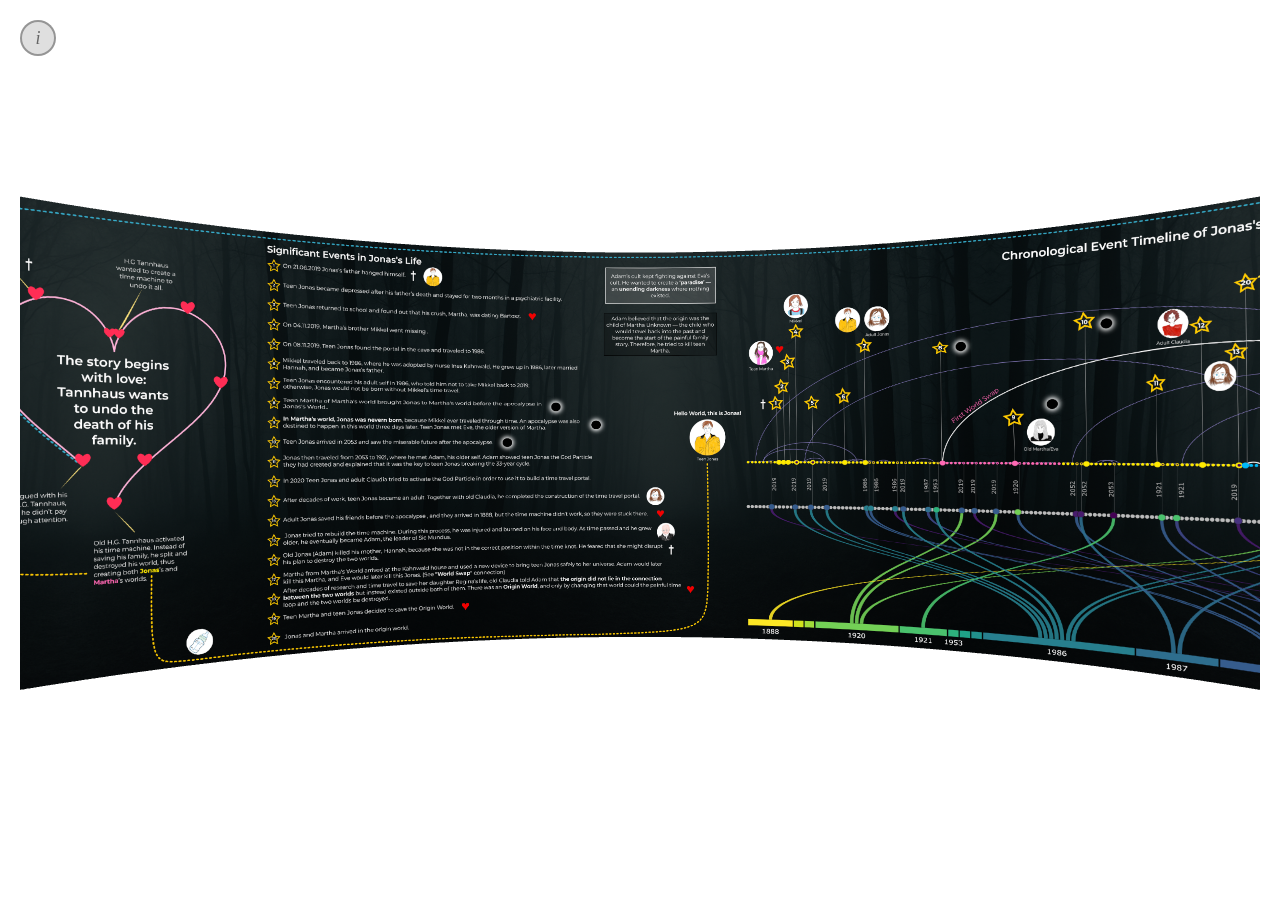
<file: threejs-cd-preview-main/index.html>
<!DOCTYPE html>
<html lang="en">
    <head>
        <meta charset="utf-8">
        <meta name="author" content="Nico Reski">
        <title>Cylindrical Display Preview</title>
        <meta name="viewport" content="width=device-width, initial-scale=1.0">
        <!-- external style sheet reference -->
        <link rel="stylesheet" href="styles.css">

        <!-- import map for JavaScript module handling -->
        <script type="importmap">
            {
                "imports": {
                    "three": "./lib/threejs/three.module.min.js",
                    "three/addons/": "./lib/threejs/addons/"
				}
			}
		</script>

        <!-- external JavaScript reference -->
        <script type="module" src="scripts.js"></script>
    </head>
    
    <body>
        <canvas id="threejs-canvas"></canvas>
        <div class="info-icon">
            i
            <div class="tooltip">
                Use your mouse to look around :)<br>
                Left hold + move: rotate<br>
                Scroll: zoom in/out
            </div>
        </div>
    </body>
</html>
</file>
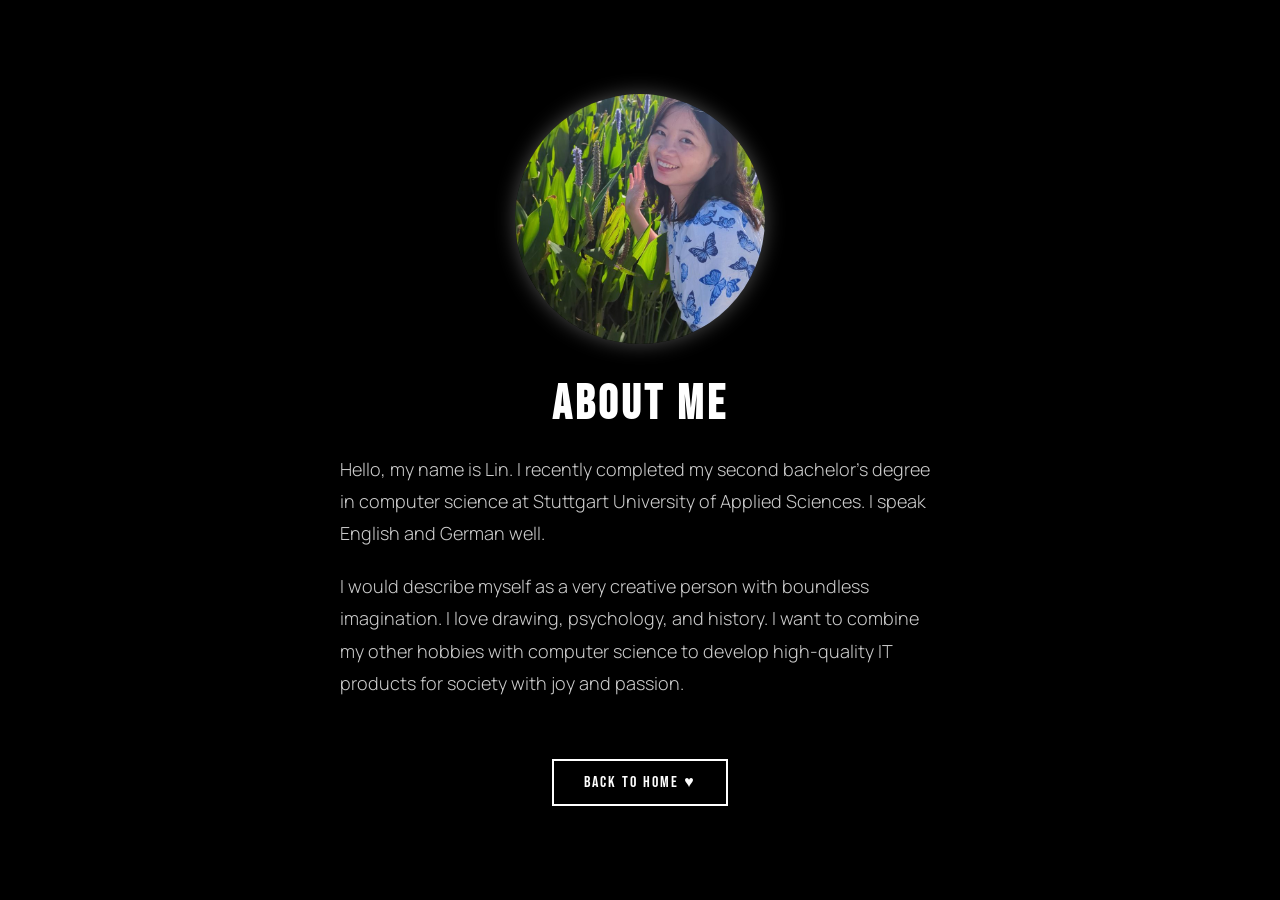
<file: about.html>
<!DOCTYPE html>
<html lang="en">
<head>
    <meta charset="UTF-8">
    <meta name="viewport" content="width=device-width, initial-scale=1.0">
    <title>About Me - Lin</title>
    <link rel="preconnect" href="https://fonts.googleapis.com">
    <link rel="preconnect" href="https://fonts.gstatic.com" crossorigin>
    <link href="https://fonts.googleapis.com/css2?family=Bebas+Neue&family=Manrope:wght@300;400;500;600&display=swap" rel="stylesheet">
    <style>
        body {
            background-color: #000;
            color: #fff;
            font-family: 'Manrope', sans-serif;
            display: flex;
            justify-content: center;
            align-items: center;
            min-height: 100vh;
            margin: 0;
            padding: 20px;
            box-sizing: border-box;
        }

        .container {
            max-width: 800px;
            text-align: center;
            animation: fadeIn 1s ease-in;
        }

        @keyframes fadeIn {
            from {
                opacity: 0;
                transform: translateY(20px);
            }
            to {
                opacity: 1;
                transform: translateY(0);
            }
        }

        .profile-picture {
            width: 250px;
            height: 250px;
            border-radius: 50%;
            object-fit: cover;
            margin: 0 auto 30px;
            display: block;
            box-shadow: 0 0 20px rgba(255, 255, 255, 0.3);
        }

        h1 {
            font-family: 'Bebas Neue', sans-serif;
            font-size: 48px;
            margin-bottom: 20px;
            letter-spacing: 4px;
            text-transform: uppercase;
        }

        .content {
            font-size: 18px;
            font-weight: 300;
            line-height: 1.8;
            text-align: left;
            max-width: 600px;
            margin: 0 auto;
            color: #ccc;
        }

        .content p {
            margin-bottom: 20px;
        }

        .back-link {
            display: inline-block;
            margin-top: 40px;
            padding: 12px 30px;
            color: #fff;
            text-decoration: none;
            font-family: 'Bebas Neue', sans-serif;
            border: 2px solid #fff;
            transition: all 0.3s ease;
            letter-spacing: 2px;
            text-transform: uppercase;
        }

        .back-link:hover {
            background-color: #fff;
            color: #000;
            box-shadow: 0 0 15px rgba(255, 255, 255, 0.5);
        }

        @media (max-width: 600px) {
            .profile-picture {
                width: 200px;
                height: 200px;
            }

            h1 {
                font-size: 36px;
            }

            .content {
                font-size: 16px;
            }
        }
    </style>
</head>
<body>
    <div class="container">
        <img src="photo_5449625651481612367_y.jpg" alt="Lin's Profile Picture" class="profile-picture">

        <h1>About Me</h1>

        <div class="content">
            <p>
                Hello, my name is Lin. I recently completed my second bachelor's degree in computer science at Stuttgart University of Applied Sciences. I speak English and German well.
            </p>
            <p>
                I would describe myself as a very creative person with boundless imagination.
                I love drawing, psychology, and history. I want to combine my other hobbies with computer science to develop high-quality IT products for society with joy and passion.
            </p>
        </div>

        <a href="triquetra.html" class="back-link">Back to Home ♥</a>
    </div>
</body>
</html>
</file>
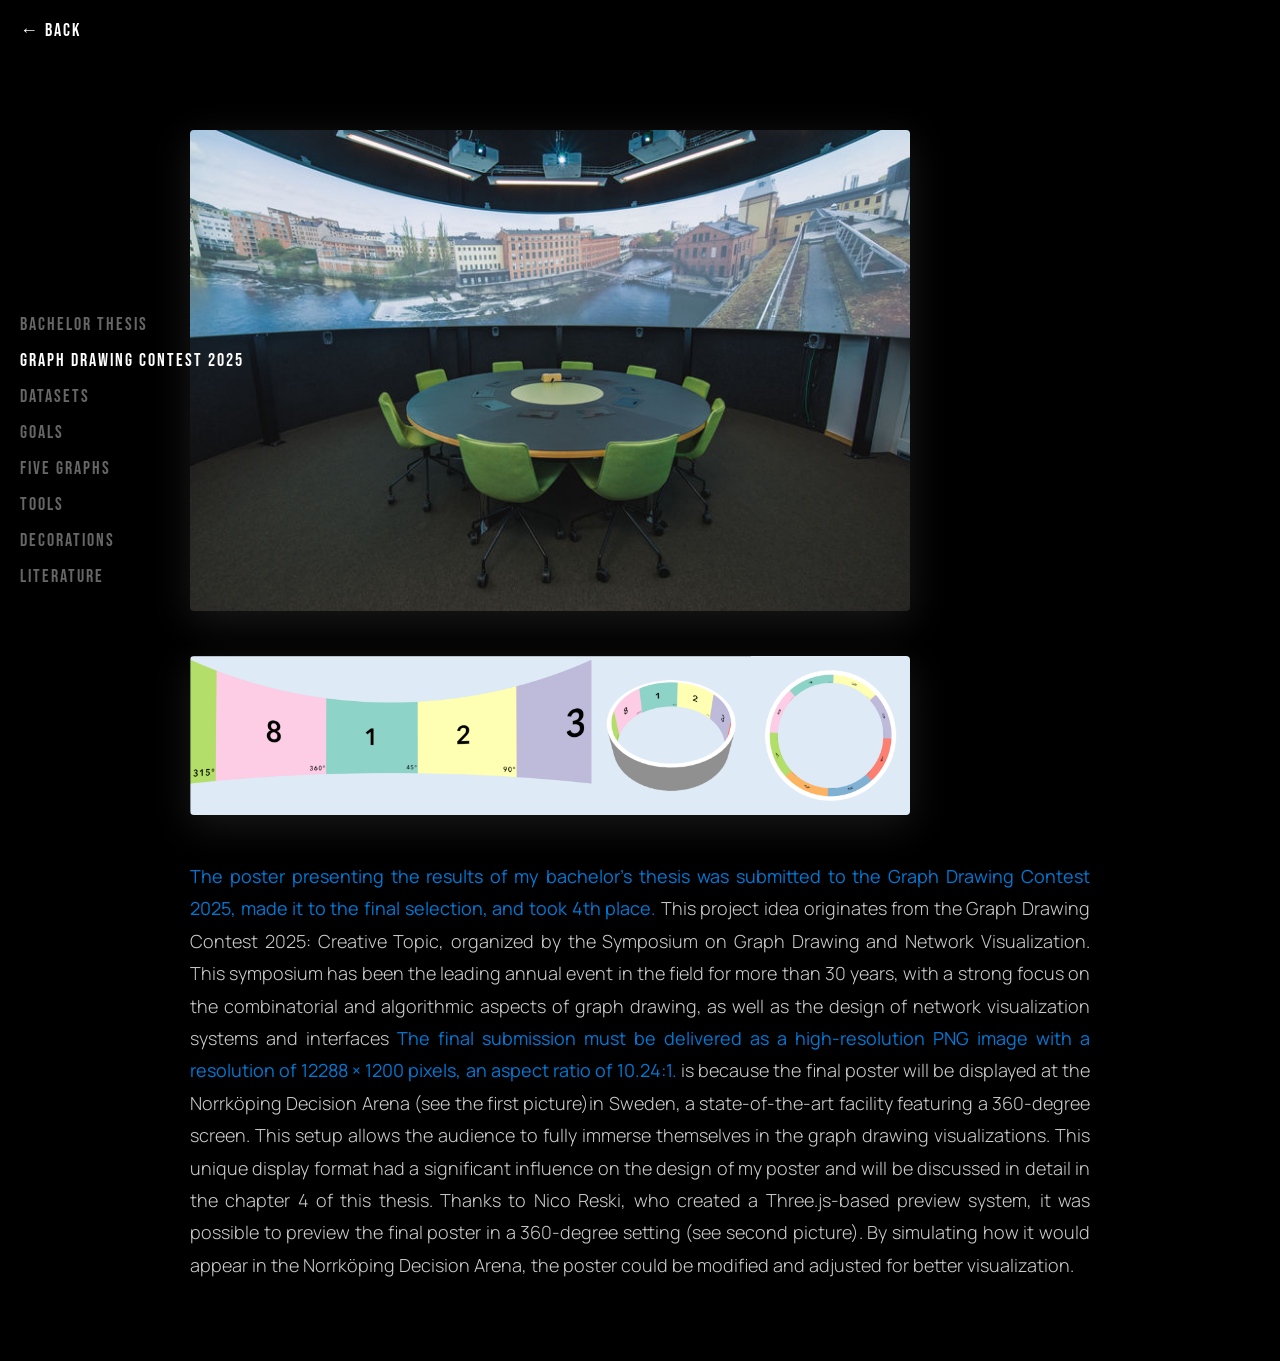
<file: contest.html>
<!DOCTYPE html>
<html lang="en">
<head>
    <meta charset="UTF-8">
    <meta name="viewport" content="width=device-width, initial-scale=1.0">
    <title>Graph Drawing Contest 2025</title>
    <link rel="preconnect" href="https://fonts.googleapis.com">
    <link rel="preconnect" href="https://fonts.gstatic.com" crossorigin>
    <link href="https://fonts.googleapis.com/css2?family=Bebas+Neue&family=Manrope:wght@300;400;500;600&display=swap" rel="stylesheet">
    <style>
        * {
            margin: 0;
            padding: 0;
            box-sizing: border-box;
        }
        body {
            background-color: #000;
            color: #fff;
            font-family: 'Manrope', sans-serif;
            min-height: 100vh;
            display: flex;
            flex-direction: column;
            align-items: center;
            padding: 40px 20px 80px 20px;
        }
        .sidebar {
            position: fixed;
            left: 20px;
            top: 50%;
            transform: translateY(-50%);
            display: flex;
            flex-direction: column;
            gap: 15px;
        }
        .sidebar a {
            color: #666;
            text-decoration: none;
            font-family: 'Bebas Neue', sans-serif;
            font-size: 18px;
            letter-spacing: 2px;
            text-transform: uppercase;
            transition: color 0.3s ease;
        }
        .sidebar a:hover {
            color: #0078d6;
        }
        .sidebar a.active {
            color: #fff;
        }
        .container {
            max-width: 900px;
            width: 100%;
            padding-top: 10vh;
        }
        .back-link {
            position: fixed;
            top: 20px;
            left: 20px;
            color: #fff;
            text-decoration: none;
            font-family: 'Bebas Neue', sans-serif;
            font-size: 18px;
            letter-spacing: 2px;
            transition: color 0.3s ease;
        }
        .back-link:hover {
            color: #0078d6;
        }
        .cover-image {
            width: 80%;
            height: auto;
            border-radius: 4px;
            margin-bottom: 40px;
            box-shadow: 0 10px 40px rgba(255, 255, 255, 0.1);
        }
        .description {
            font-size: 18px;
            line-height: 1.8;
            font-weight: 300;
            color: #ccc;
            text-align: justify;
        }
          .description .highlight {
            color: #0078d6;
            font-weight: 400;
        }
             .description .highlight2 {
            color: #0078d6;
            font-weight: 400;
        }
        @media (max-width: 767px) {
            .back-link {
                top: 12px;
                left: 12px;
                font-size: 15px;
            }
            .sidebar {
                position: fixed;
                left: 0;
                top: auto;
                bottom: 0;
                width: 100%;
                transform: none;
                flex-direction: row;
                gap: 0;
                overflow-x: auto;
                background: rgba(0, 0, 0, 0.92);
                padding: 12px 16px;
                -webkit-overflow-scrolling: touch;
                scrollbar-width: none;
                border-top: 1px solid #222;
            }
            .sidebar::-webkit-scrollbar { display: none; }
            .sidebar a {
                white-space: nowrap;
                font-size: 13px;
                letter-spacing: 1px;
                padding: 0 12px;
                flex-shrink: 0;
            }
            .container {
                padding-bottom: 70px;
            }
            body {
                padding-top: 55px;
                padding-left: 16px;
                padding-right: 16px;
            }
        }
    </style>
</head>
<body>
    <a href="triquetra.html" class="back-link">&larr; BACK</a>

    <nav class="sidebar">
        <a href="intro.html">Bachelor Thesis</a>
        <a href="contest.html" class="active">Graph Drawing Contest 2025</a>
        <a href="datasets.html">Datasets</a>
        <a href="goals.html">Goals</a>
        <a href="five-graphs.html">Five Graphs</a>
        <a href="tools.html">Tools</a>
        <a href="decorations.html">Decorations</a>
        <a href="literature.html">Literature</a>
    </nav>

    <div class="container">
        <img src="norrkoping-arena.jpg" alt="Graph Drawing Contest 2025" class="cover-image">
        <img src="cd-preview-teaser.png" 
        alt="Graph Drawing Contest 2025" class="cover-image">
        <p class="description">
 <span class="highlight">The poster presenting the results of my bachelor's thesis was submitted to the 
 Graph Drawing Contest 2025, made it to the final selection, and took 4th place.  </span>

This project idea originates from the Graph Drawing Contest 2025:
 Creative Topic, organized by the Symposium on Graph Drawing and
  Network Visualization. This symposium has been the leading annual event in the field for more than 30 years, with a strong focus on the combinatorial and algorithmic aspects of graph drawing, as well as the design of network visualization systems and interfaces        


<span class="highlight2">The final submission must be delivered as a high-resolution PNG 
 image with a resolution of 12288 × 1200 pixels, 
 an aspect ratio of 10.24:1.</span> is because the final poster will be displayed at the Norrköping Decision Arena (see the first picture)in Sweden, a state-of-the-art facility featuring a 360-degree screen. 
 This setup allows the audience to fully immerse themselves in the graph drawing visualizations. This unique display format had a significant influence on the design of my poster and will be discussed in detail in the chapter 4 of this thesis.

 Thanks to Nico Reski, who created a Three.js-based preview system, it was possible to preview the final poster in a 360-degree setting (see second picture). By simulating how it would appear in the Norrköping Decision Arena, the poster could be modified and adjusted for better visualization.
        </p>
    </div>
</body>
</html>
</file>
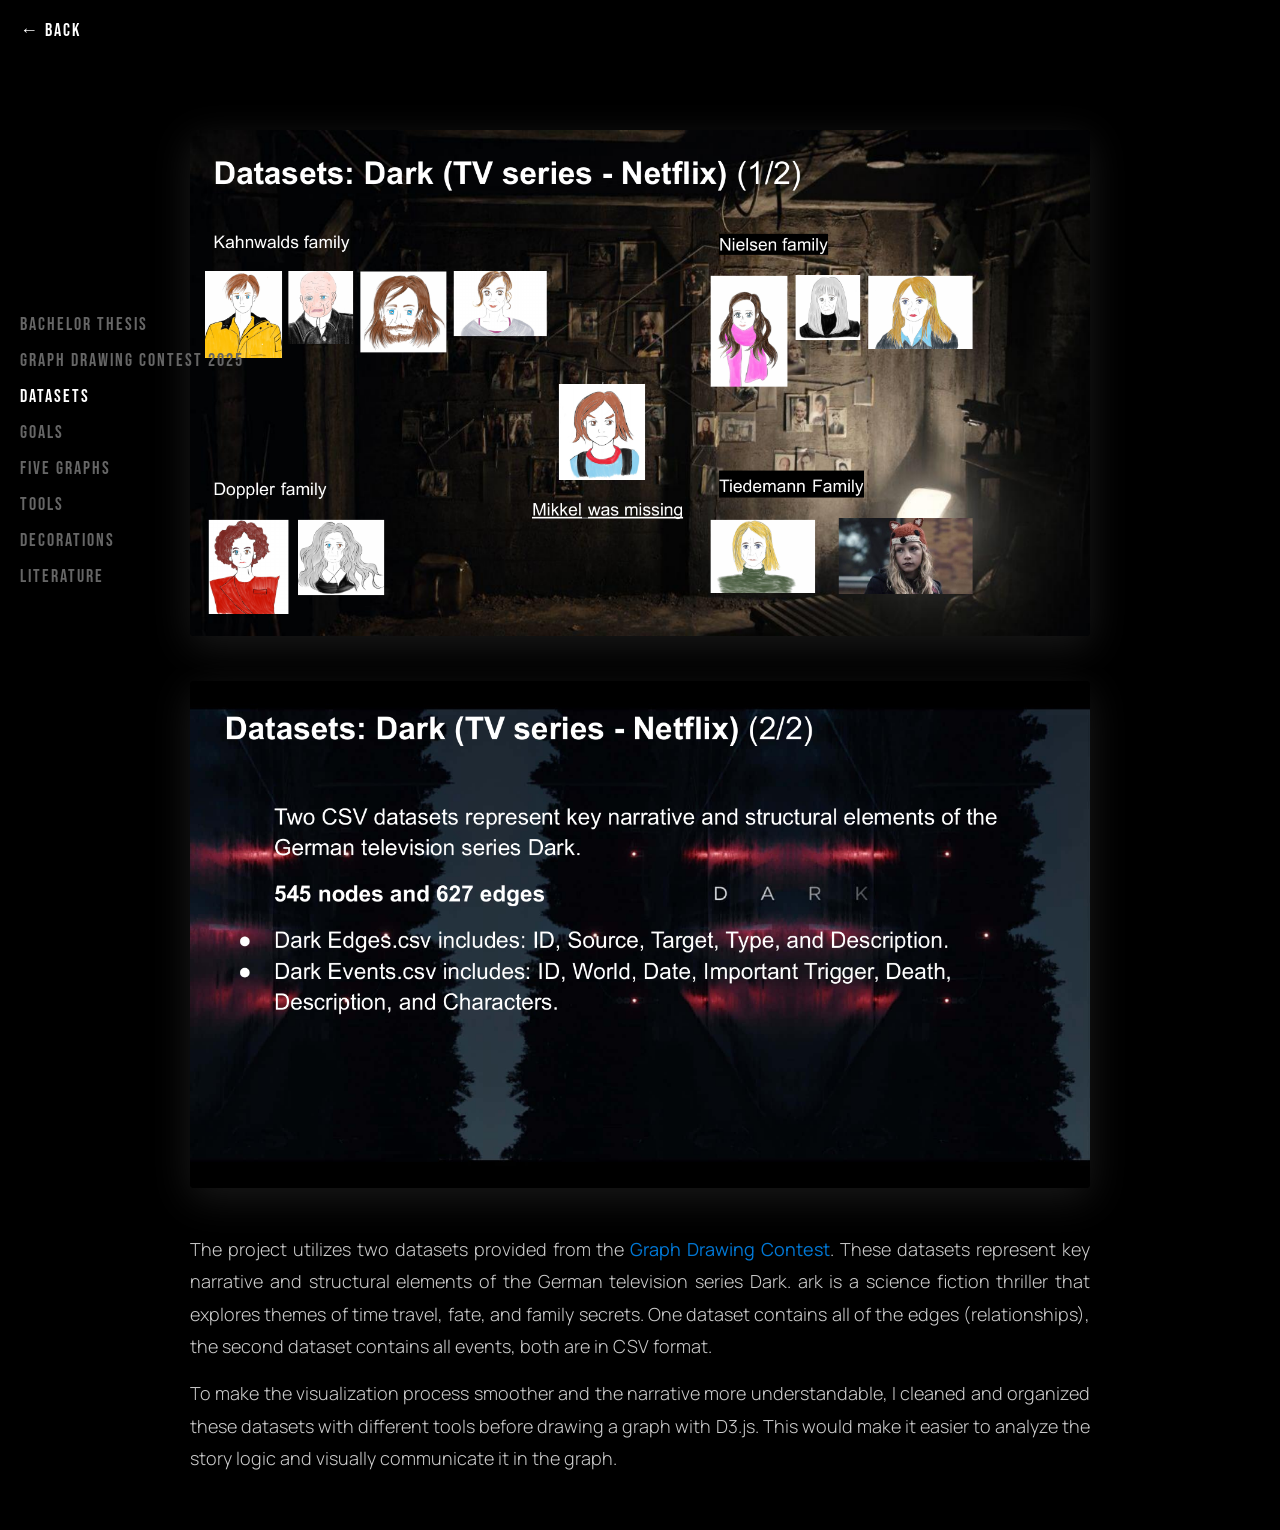
<file: datasets.html>
<!DOCTYPE html>
<html lang="en">
<head>
    <meta charset="UTF-8">
    <meta name="viewport" content="width=device-width, initial-scale=1.0">
    <title>Datasets</title>
    <link rel="preconnect" href="https://fonts.googleapis.com">
    <link rel="preconnect" href="https://fonts.gstatic.com" crossorigin>
    <link href="https://fonts.googleapis.com/css2?family=Bebas+Neue&family=Manrope:wght@300;400;500;600&display=swap" rel="stylesheet">
    <style>
        * {
            margin: 0;
            padding: 0;
            box-sizing: border-box;
        }
        body {
            background-color: #000;
            color: #fff;
            font-family: 'Manrope', sans-serif;
            min-height: 100vh;
            display: flex;
            flex-direction: column;
            align-items: center;
            padding: 40px 20px;
        }
        .sidebar {
            position: fixed;
            left: 20px;
            top: 50%;
            transform: translateY(-50%);
            display: flex;
            flex-direction: column;
            gap: 15px;
        }
        .sidebar a {
            color: #666;
            text-decoration: none;
            font-family: 'Bebas Neue', sans-serif;
            font-size: 18px;
            letter-spacing: 2px;
            text-transform: uppercase;
            transition: color 0.3s ease;
        }
        .sidebar a:hover {
            color: #0078d6;
        }
        .sidebar a.active {
            color: #fff;
        }
        .container {
            max-width: 900px;
            width: 100%;
            padding-top: 10vh;
        }
        .back-link {
            position: fixed;
            top: 20px;
            left: 20px;
            color: #fff;
            text-decoration: none;
            font-family: 'Bebas Neue', sans-serif;
            font-size: 18px;
            letter-spacing: 2px;
            transition: color 0.3s ease;
        }
        .back-link:hover {
            color: #0078d6;
        }
        .cover-image {
            width: 100%;
            height: auto;
            border-radius: 4px;
            margin-bottom: 40px;
            box-shadow: 0 10px 40px rgba(255, 255, 255, 0.1);
        }
        .description {
            font-size: 18px;
            line-height: 1.8;
            font-weight: 300;
            color: #ccc;
            text-align: justify;
        }
        .description .highlight {
            color: #0078d6;
            font-weight: 400;
        }
        .description ul {
            margin: 20px 0;
            padding-left: 20px;
        }
        .description li {
            margin-bottom: 10px;
        }
        .description p {
            margin-bottom: 15px;
        }
        @media (max-width: 767px) {
            .back-link {
                top: 12px;
                left: 12px;
                font-size: 15px;
            }
            .sidebar {
                position: fixed;
                left: 0;
                top: auto;
                bottom: 0;
                width: 100%;
                transform: none;
                flex-direction: row;
                gap: 0;
                overflow-x: auto;
                background: rgba(0, 0, 0, 0.92);
                padding: 12px 16px;
                -webkit-overflow-scrolling: touch;
                scrollbar-width: none;
                border-top: 1px solid #222;
            }
            .sidebar::-webkit-scrollbar { display: none; }
            .sidebar a {
                white-space: nowrap;
                font-size: 13px;
                letter-spacing: 1px;
                padding: 0 12px;
                flex-shrink: 0;
            }
            .container {
                padding-bottom: 70px;
            }
            body {
                padding-top: 55px;
                padding-left: 16px;
                padding-right: 16px;
            }
        }
    </style>
</head>
<body>
    <a href="triquetra.html" class="back-link">&larr; BACK</a>

    <nav class="sidebar">
        <a href="intro.html">Bachelor Thesis</a>
        <a href="contest.html">Graph Drawing Contest 2025</a>
        <a href="datasets.html" class="active">Datasets</a>
        <a href="goals.html">Goals</a>
        <a href="five-graphs.html">Five Graphs</a>
        <a href="tools.html">Tools</a>
        <a href="decorations.html">Decorations</a>
        <a href="literature.html">Literature</a>
    </nav>

    <div class="container">
        <img src="page-3.png" alt="Datasets" class="cover-image">
        <img src="page-4.png" alt="Datasets" class="cover-image">
        <div class="description">
            <p>The project utilizes two datasets provided from the <span class="highlight">Graph Drawing Contest</span>. 
                These datasets represent key narrative and structural elements of the German television series Dark. ark is a science fiction
thriller that explores themes of time travel, fate, and family secrets. One dataset contains all of the edges (relationships), the second dataset contains all events, both are in CSV format. 
           
            <p>To make the visualization process smoother and the narrative more understandable, I cleaned and organized these datasets with different tools before drawing a graph with D3.js. This would make it easier to analyze the story logic and visually communicate it in the graph.</p>
        </div>
    </div>
</body>
</html>
</file>
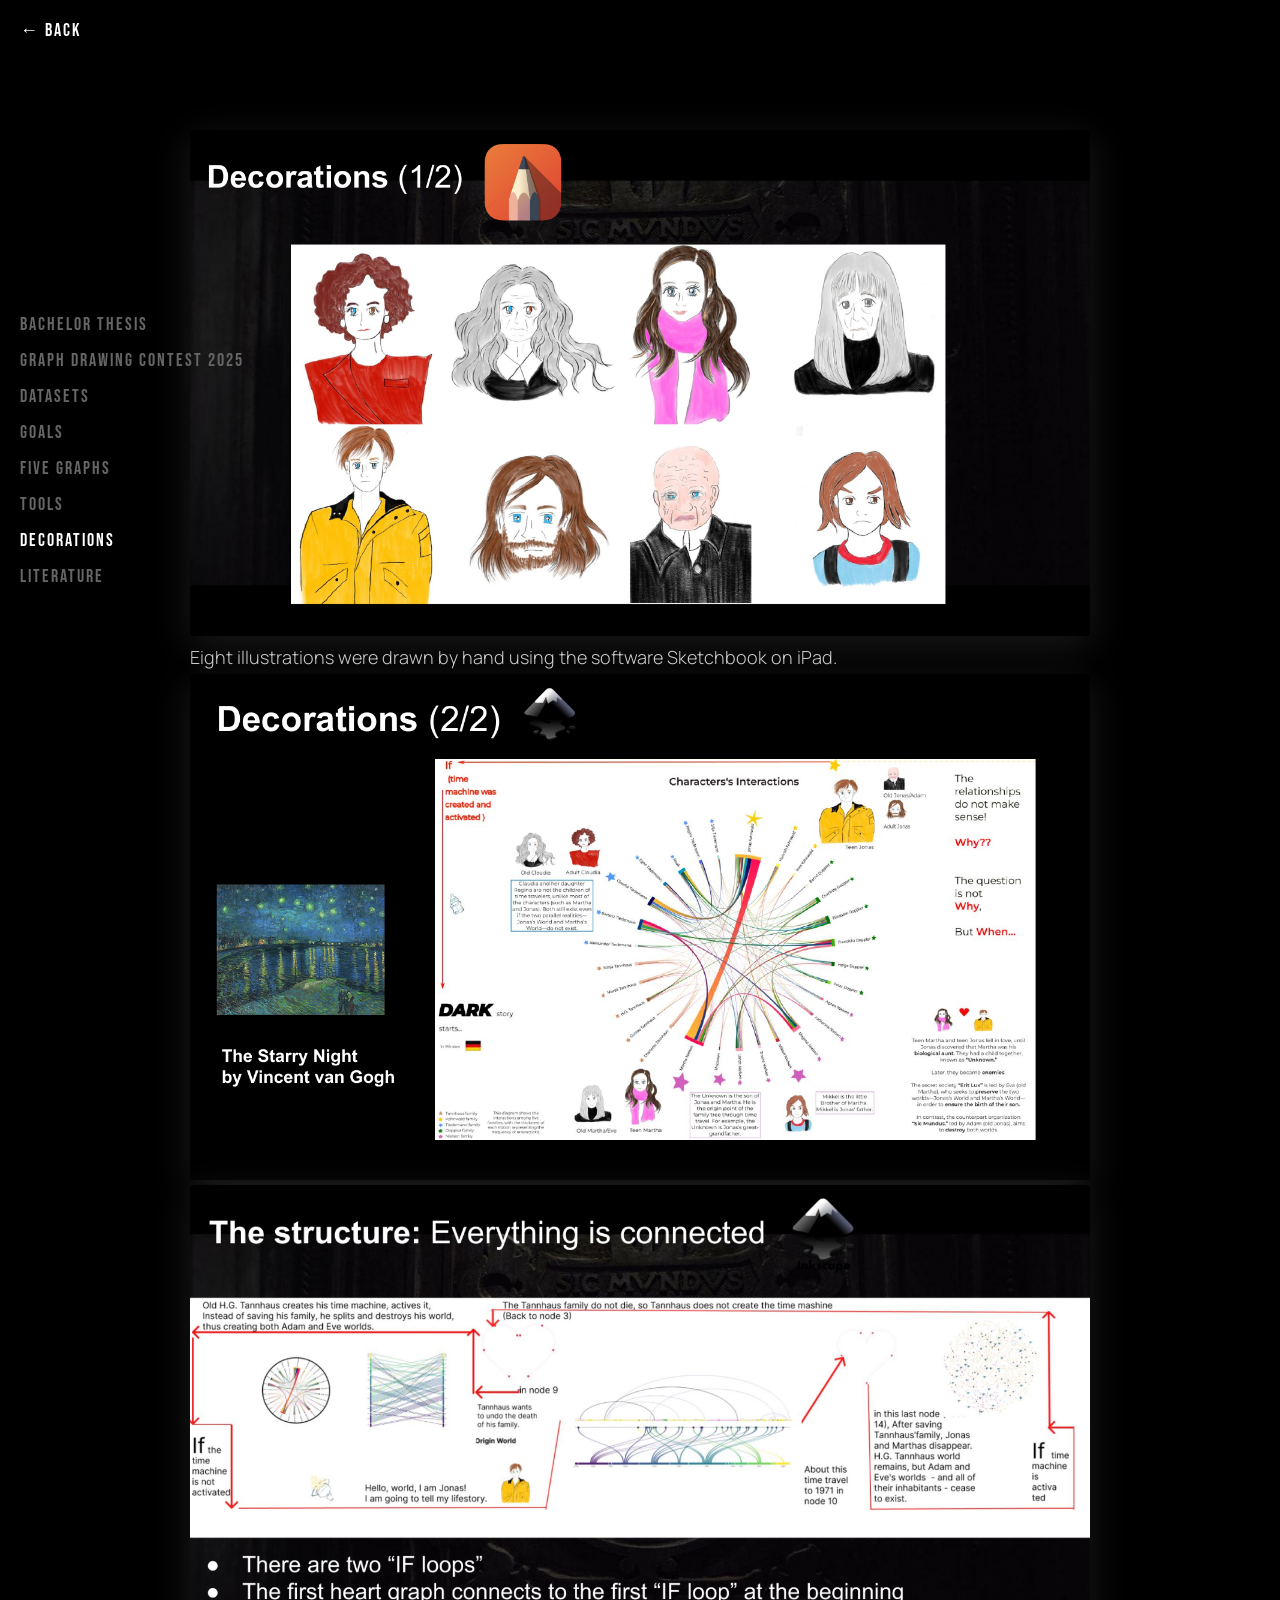
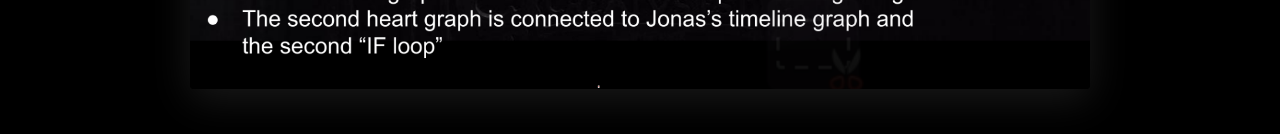
<file: decorations.html>
<!DOCTYPE html>
<html lang="en">
<head>
    <meta charset="UTF-8">
    <meta name="viewport" content="width=device-width, initial-scale=1.0">
    <title>Decorations</title>
    <link rel="preconnect" href="https://fonts.googleapis.com">
    <link rel="preconnect" href="https://fonts.gstatic.com" crossorigin>
    <link href="https://fonts.googleapis.com/css2?family=Bebas+Neue&family=Manrope:wght@300;400;500;600&display=swap" rel="stylesheet">
    <style>
        * {
            margin: 0;
            padding: 0;
            box-sizing: border-box;
        }
        body {
            background-color: #000;
            color: #fff;
            font-family: 'Manrope', sans-serif;
            min-height: 100vh;
            display: flex;
            flex-direction: column;
            align-items: center;
            padding: 40px 20px;
        }
        .sidebar {
            position: fixed;
            left: 20px;
            top: 50%;
            transform: translateY(-50%);
            display: flex;
            flex-direction: column;
            gap: 15px;
        }
        .sidebar a {
            color: #666;
            text-decoration: none;
            font-family: 'Bebas Neue', sans-serif;
            font-size: 18px;
            letter-spacing: 2px;
            text-transform: uppercase;
            transition: color 0.3s ease;
        }
        .sidebar a:hover {
            color: #0078d6;
        }
        .sidebar a.active {
            color: #fff;
        }
        .container {
            max-width: 900px;
            width: 100%;
            padding-top: 10vh;
        }
        .back-link {
            position: fixed;
            top: 20px;
            left: 20px;
            color: #fff;
            text-decoration: none;
            font-family: 'Bebas Neue', sans-serif;
            font-size: 18px;
            letter-spacing: 2px;
            transition: color 0.3s ease;
        }
        .back-link:hover {
            color: #0078d6;
        }
        .cover-image {
            width: 100%;
            height: auto;
            border-radius: 4px;/
            margin-bottom: 40px;
            box-shadow: 0 10px 40px rgba(255, 255, 255, 0.1);

        }

                .description {
            font-size: 18px;
            line-height: 1.8;
            font-weight: 300;
            color: #ccc;
            text-align: justify;
        }
        @media (max-width: 767px) {
            .back-link {
                top: 12px;
                left: 12px;
                font-size: 15px;
            }
            .sidebar {
                position: fixed;
                left: 0;
                top: auto;
                bottom: 0;
                width: 100%;
                transform: none;
                flex-direction: row;
                gap: 0;
                overflow-x: auto;
                background: rgba(0, 0, 0, 0.92);
                padding: 12px 16px;
                -webkit-overflow-scrolling: touch;
                scrollbar-width: none;
                border-top: 1px solid #222;
            }
            .sidebar::-webkit-scrollbar { display: none; }
            .sidebar a {
                white-space: nowrap;
                font-size: 13px;
                letter-spacing: 1px;
                padding: 0 12px;
                flex-shrink: 0;
            }
            .container {
                padding-bottom: 70px;
            }
            body {
                padding-top: 55px;
                padding-left: 16px;
                padding-right: 16px;
            }
        }
    </style>
</head>
<body>
    <a href="triquetra.html" class="back-link">&larr; BACK</a>

    <nav class="sidebar">
        <a href="intro.html">Bachelor Thesis</a>
        <a href="contest.html">Graph Drawing Contest 2025</a>
        <a href="datasets.html">Datasets</a>
        <a href="goals.html">Goals</a>
        <a href="five-graphs.html">Five Graphs</a>
        <a href="tools.html">Tools</a>
        <a href="decorations.html" class="active">Decorations</a>
        <a href="literature.html">Literature</a>
    </nav>

    <div class="container">
        <img src="page-11.png" alt="Decorations" class="cover-image">

        <p class="description"> Eight illustrations were drawn by hand using the software Sketchbook on iPad.</p>
        <img src="page-12.png" alt="Decorations" class="cover-image">
        <img src="Screenshot From 2026-01-23 17-52-44.png" alt="Decorations" class="cover-image">
    </div>
</body>
</html>
</file>
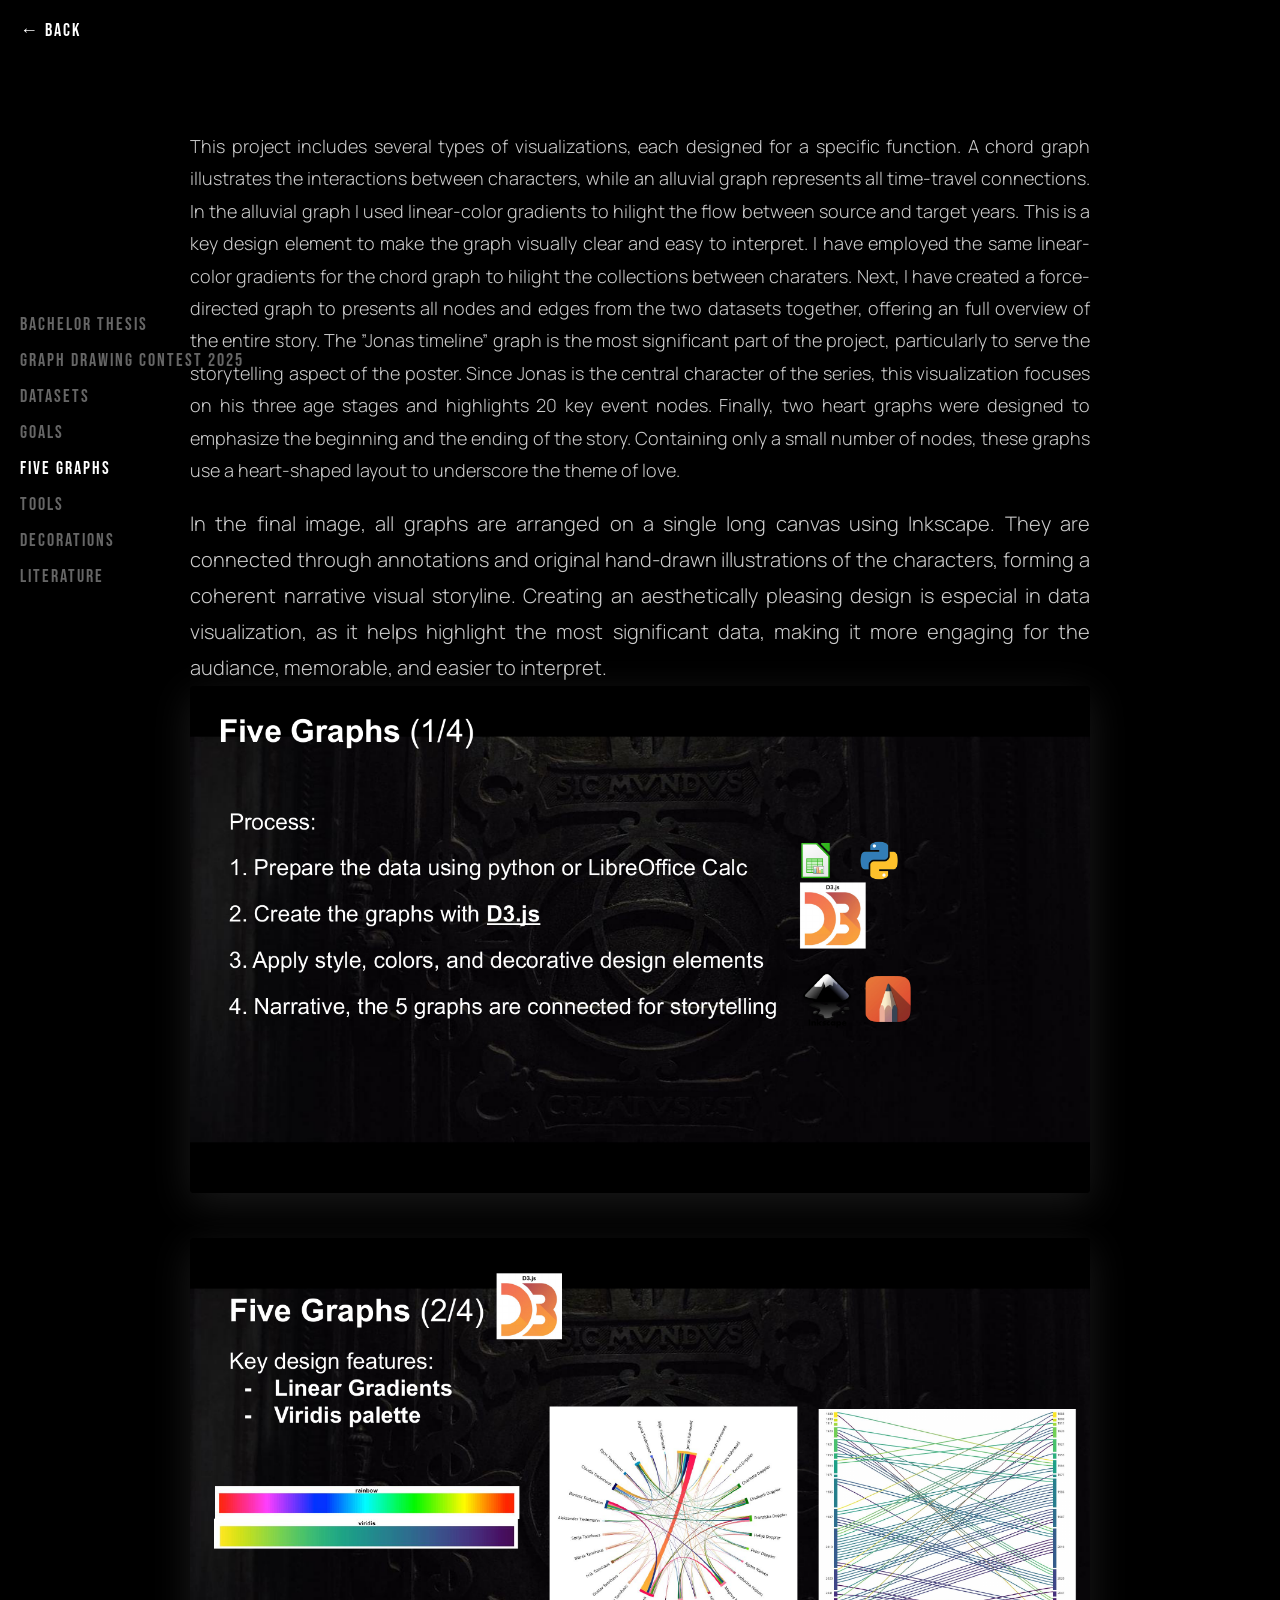
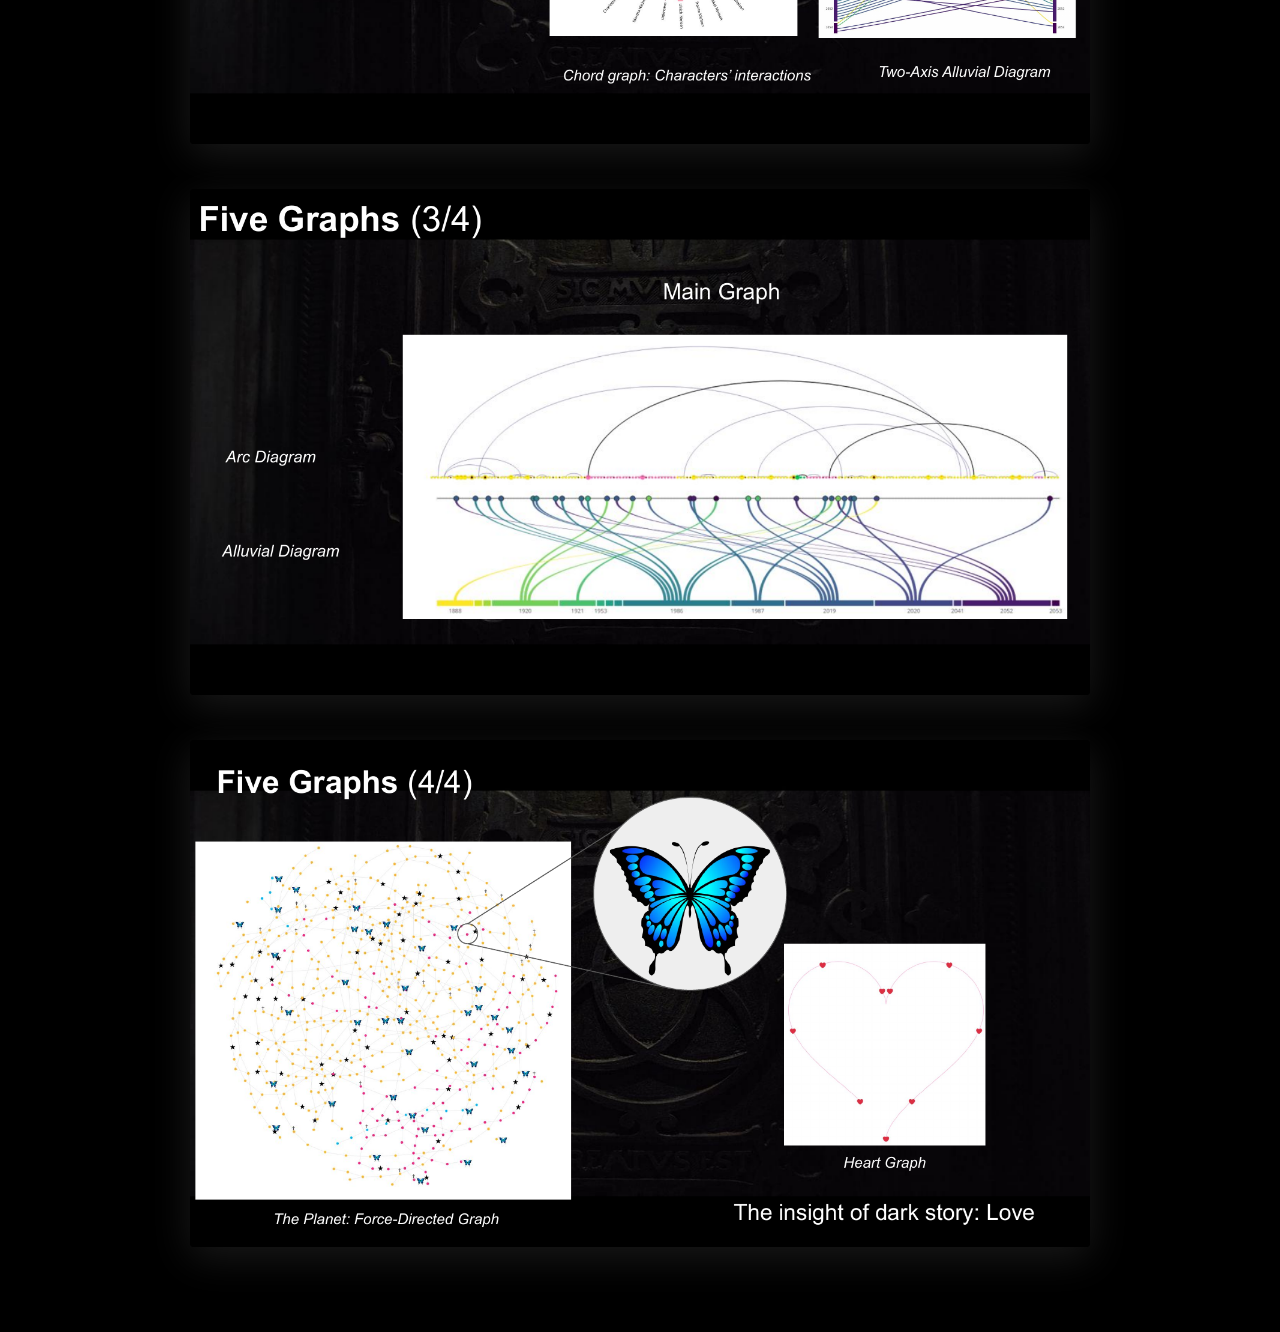
<file: five-graphs.html>
<!DOCTYPE html>
<html lang="en">
<head>
    <meta charset="UTF-8">
    <meta name="viewport" content="width=device-width, initial-scale=1.0">
    <title>Five Graphs</title>
    <link rel="preconnect" href="https://fonts.googleapis.com">
    <link rel="preconnect" href="https://fonts.gstatic.com" crossorigin>
    <link href="https://fonts.googleapis.com/css2?family=Bebas+Neue&family=Manrope:wght@300;400;500;600&display=swap" rel="stylesheet">
    <style>
        * {
            margin: 0;
            padding: 0;
            box-sizing: border-box;
        }
        body {
            background-color: #000;
            color: #fff;
            font-family: 'Manrope', sans-serif;
            min-height: 100vh;
            display: flex;
            flex-direction: column;
            align-items: center;
            padding: 40px 20px;
        }
        .sidebar {
            position: fixed;
            left: 20px;
            top: 50%;
            transform: translateY(-50%);
            display: flex;
            flex-direction: column;
            gap: 15px;
        }
        .sidebar a {
            color: #666;
            text-decoration: none;
            font-family: 'Bebas Neue', sans-serif;
            font-size: 18px;
            letter-spacing: 2px;
            text-transform: uppercase;
            transition: color 0.3s ease;
        }
        .sidebar a:hover {
            color: #0078d6;
        }
        .sidebar a.active {
            color: #fff;
        }
        .container {
            max-width: 900px;
            width: 100%;
            padding-top: 10vh;
        }
        .back-link {
            position: fixed;
            top: 20px;
            left: 20px;
            color: #fff;
            text-decoration: none;
            font-family: 'Bebas Neue', sans-serif;
            font-size: 18px;
            letter-spacing: 2px;
            transition: color 0.3s ease;
        }
        .back-link:hover {
            color: #0078d6;
        }
        .cover-image {
            width: 100%;
            height: auto;
            border-radius: 4px;
            margin-bottom: 40px;
            box-shadow: 0 10px 40px rgba(255, 255, 255, 0.1);
        }
            .description {
            font-size: 18px;
            line-height: 1.8;
            font-weight: 300;
            color: #ccc;
            text-align: justify;
        }
        .description2 {
            font-size: 20px;
            line-height: 1.8;
            font-weight: 300;
            color: #ccc;
            text-align: justify;
            margin-top: 20px;
        }
        @media (max-width: 767px) {
            .back-link {
                top: 12px;
                left: 12px;
                font-size: 15px;
            }
            .sidebar {
                position: fixed;
                left: 0;
                top: auto;
                bottom: 0;
                width: 100%;
                transform: none;
                flex-direction: row;
                gap: 0;
                overflow-x: auto;
                background: rgba(0, 0, 0, 0.92);
                padding: 12px 16px;
                -webkit-overflow-scrolling: touch;
                scrollbar-width: none;
                border-top: 1px solid #222;
            }
            .sidebar::-webkit-scrollbar { display: none; }
            .sidebar a {
                white-space: nowrap;
                font-size: 13px;
                letter-spacing: 1px;
                padding: 0 12px;
                flex-shrink: 0;
            }
            .container {
                padding-bottom: 70px;
            }
            body {
                padding-top: 55px;
                padding-left: 16px;
                padding-right: 16px;
            }
        }
    </style>
</head>
<body>
    <a href="triquetra.html" class="back-link">&larr; BACK</a>

    <nav class="sidebar">
        <a href="intro.html">Bachelor Thesis</a>
        <a href="contest.html">Graph Drawing Contest 2025</a>
        <a href="datasets.html">Datasets</a>
        <a href="goals.html">Goals</a>
        <a href="five-graphs.html" class="active">Five Graphs</a>
        <a href="tools.html">Tools</a>
        <a href="decorations.html">Decorations</a>
        <a href="literature.html">Literature</a>
    </nav>

    <div class="container">
<p class="description">
    This project includes several types of visualizations, each designed for a specific function.
A chord graph illustrates the interactions between characters, while an alluvial graph represents
all time-travel connections. In the alluvial graph I used linear-color gradients to hilight the
flow between source and target years. This is a key design element to make the graph visually
clear and easy to interpret. I have employed the same linear-color gradients for the chord graph
to hilight the collections between charaters. Next, I have created a force-directed graph to
presents all nodes and edges from the two datasets together, offering an full overview of the
entire story. The ”Jonas timeline” graph is the most significant part of the project, particularly to
serve the storytelling aspect of the poster. Since Jonas is the central character of the series, this
visualization focuses on his three age stages and highlights 20 key event nodes. Finally, two
heart graphs were designed to emphasize the beginning and the ending of the story. Containing
only a small number of nodes, these graphs use a heart-shaped layout to underscore the theme
of love.</p>
<p class="description2">In the final image, all graphs are arranged on a single long canvas using Inkscape. They are
connected through annotations and original hand-drawn illustrations of the characters, forming
a coherent narrative visual storyline. Creating an aesthetically pleasing design is especial in data
visualization, as it helps highlight the most significant data, making it more engaging for the
audiance, memorable, and easier to interpret.
</p>

        <img src="page-7.png" alt="Five Graphs" class="cover-image">
        <img src="page-8.png" alt="Five Graphs" class="cover-image">
        <img src="page-9.png" alt="Five Graphs" class="cover-image">
        <img src="page-10.png" alt="Five Graphs" class="cover-image">
    </div>
</body>
</html>
</file>
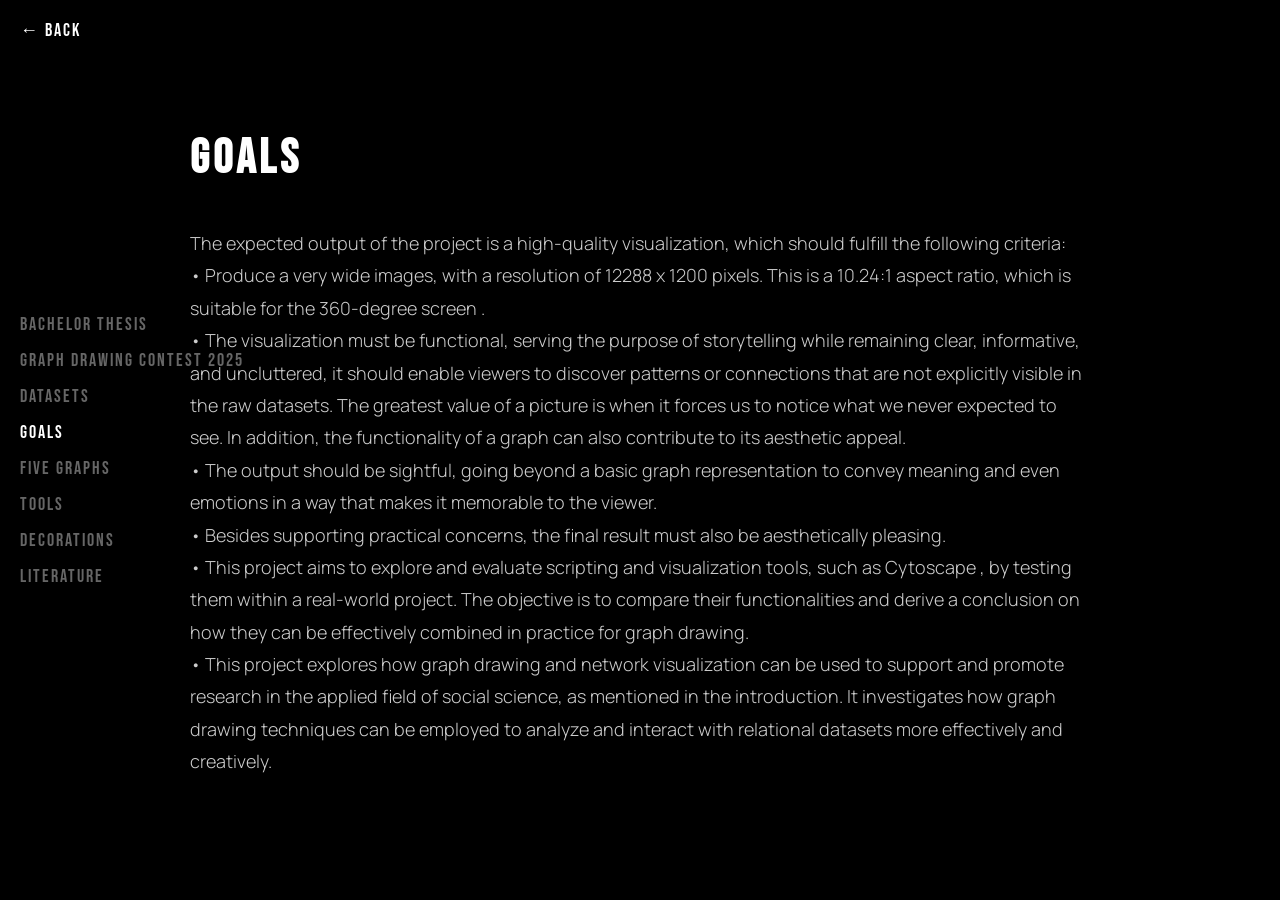
<file: goals.html>
<!DOCTYPE html>
<html lang="en">
<head>
    <meta charset="UTF-8">
    <meta name="viewport" content="width=device-width, initial-scale=1.0">
    <title>Goals</title>
    <link rel="preconnect" href="https://fonts.googleapis.com">
    <link rel="preconnect" href="https://fonts.gstatic.com" crossorigin>
    <link href="https://fonts.googleapis.com/css2?family=Bebas+Neue&family=Manrope:wght@300;400;500;600&display=swap" rel="stylesheet">
    <style>
        * {
            margin: 0;
            padding: 0;
            box-sizing: border-box;
        }
        body {
            background-color: #000;
            color: #fff;
            font-family: 'Manrope', sans-serif;
            min-height: 100vh;
            display: flex;
            flex-direction: column;
            align-items: center;
            padding: 40px 20px;
        }
        .sidebar {
            position: fixed;
            left: 20px;
            top: 50%;
            transform: translateY(-50%);
            display: flex;
            flex-direction: column;
            gap: 15px;
        }
        .sidebar a {
            color: #666;
            text-decoration: none;
            font-family: 'Bebas Neue', sans-serif;
            font-size: 18px;
            letter-spacing: 2px;
            text-transform: uppercase;
            transition: color 0.3s ease;
        }
        .sidebar a:hover {
            color: #0078d6;
        }
        .sidebar a.active {
            color: #fff;
        }
        .container {
            max-width: 900px;
            width: 100%;
            padding-top: 10vh;
        }
        .back-link {
            position: fixed;
            top: 20px;
            left: 20px;
            color: #fff;
            text-decoration: none;
            font-family: 'Bebas Neue', sans-serif;
            font-size: 18px;
            letter-spacing: 2px;
            transition: color 0.3s ease;
        }
        .back-link:hover {
            color: #0078d6;
        }
        .cover-image {
            width: 100%;
            height: auto;
            border-radius: 4px;
            margin-bottom: 40px;
            box-shadow: 0 10px 40px rgba(255, 255, 255, 0.1);
        }
        @media (max-width: 767px) {
            .back-link {
                top: 12px;
                left: 12px;
                font-size: 15px;
            }
            .sidebar {
                position: fixed;
                left: 0;
                top: auto;
                bottom: 0;
                width: 100%;
                transform: none;
                flex-direction: row;
                gap: 0;
                overflow-x: auto;
                background: rgba(0, 0, 0, 0.92);
                padding: 12px 16px;
                -webkit-overflow-scrolling: touch;
                scrollbar-width: none;
                border-top: 1px solid #222;
            }
            .sidebar::-webkit-scrollbar { display: none; }
            .sidebar a {
                white-space: nowrap;
                font-size: 13px;
                letter-spacing: 1px;
                padding: 0 12px;
                flex-shrink: 0;
            }
            .container {
                padding-bottom: 70px;
            }
            body {
                padding-top: 55px;
                padding-left: 16px;
                padding-right: 16px;
            }
        }
    </style>
</head>
<body>
    <a href="triquetra.html" class="back-link">&larr; BACK</a>

    <nav class="sidebar">
        <a href="intro.html">Bachelor Thesis</a>
        <a href="contest.html">Graph Drawing Contest 2025</a>
        <a href="datasets.html">Datasets</a>
        <a href="goals.html" class="active">Goals</a>
        <a href="five-graphs.html">Five Graphs</a>
        <a href="tools.html">Tools</a>
        <a href="decorations.html">Decorations</a>
        <a href="literature.html">Literature</a>
    </nav>

    <div class="container">
        <h1 style="font-family: 'Bebas Neue', sans-serif; font-size: 48px; letter-spacing: 4px; margin-bottom: 40px;">Goals</h1>
        <div style="font-size: 18px; line-height: 1.8; font-weight: 300; color: #ccc;">
           The expected output of the project is a high-quality visualization, which should fulfill the
following criteria:
<p>• Produce a very wide images, with a resolution of 12288 x 1200 pixels. This is a 10.24:1
aspect ratio, which is suitable for the 360-degree screen .</p>
<p>• The visualization must be functional, serving the purpose of storytelling while remaining
clear, informative, and uncluttered, it should enable viewers to discover patterns or
connections that are not explicitly visible in the raw datasets. The greatest value of a
picture is when it forces us to notice what we never expected to see. In addition,
the functionality of a graph can also contribute to its aesthetic appeal. </p>
<p>• The output should be sightful, going beyond a basic graph representation to convey
meaning and even emotions in a way that makes it memorable to the viewer. 
<P>• Besides supporting practical concerns, the final result must also be aesthetically pleasing.</P>
<p>• This project aims to explore and evaluate scripting and visualization tools, such as
Cytoscape , by testing them within a real-world project. The objective is to compare
their functionalities and derive a conclusion on how they can be effectively combined in
practice for graph drawing.</p>
<p>• This project explores how graph drawing and network visualization can be used to support
and promote research in the applied field of social science, as mentioned in the introduction.
It investigates how graph drawing techniques can be employed to analyze and interact
with relational datasets more effectively and creatively.
</div>
    </div>
</body>
</html>
</file>
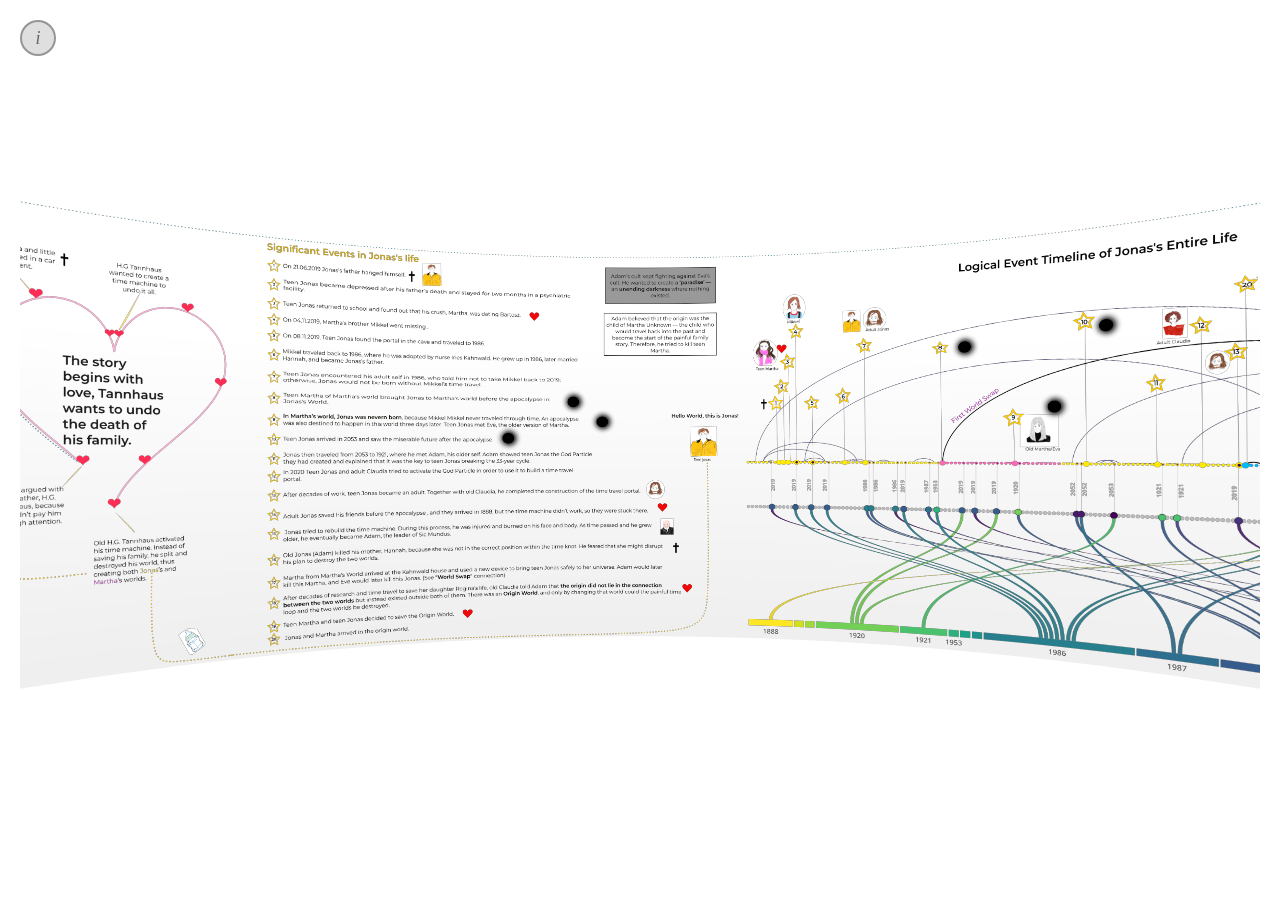
<file: threejs-cd-preview-main/index-white.html>
<!DOCTYPE html>
<html lang="en">
    <head>
        <meta charset="utf-8">
        <meta name="author" content="Nico Reski">
        <title>Cylindrical Display Preview - White</title>
        <meta name="viewport" content="width=device-width, initial-scale=1.0">
        <!-- external style sheet reference -->
        <link rel="stylesheet" href="styles.css">

        <!-- import map for JavaScript module handling -->
        <script type="importmap">
            {
                "imports": {
                    "three": "./lib/threejs/three.module.min.js",
                    "three/addons/": "./lib/threejs/addons/"
				}
			}
		</script>

        <!-- external JavaScript reference -->
        <script type="module" src="scripts-white.js"></script>
    </head>

    <body>
        <canvas id="threejs-canvas"></canvas>
        <div class="info-icon">
            i
            <div class="tooltip">
                Use your mouse to look around :)<br>
                Left hold + move: rotate<br>
                Scroll: zoom in/out
            </div>
        </div>
    </body>
</html>
</file>
<file: threejs-cd-preview-main/styles.css>
/*
 *  Filename: styles.css
 *  Description: Appearance configuration the cylindrical display preview.
 *
 *  Version: 2024.11
 *  Author: Nico Reski
 *  GitHub: https://github.com/nicoversity
 */

body {
    margin: 20px;
}
#threejs-canvas {
    background-color: white; /* Or any desired color */
}

/* Info icon tooltip */
.info-icon {
    position: fixed;
    top: 20px;
    left: 20px;
    width: 32px;
    height: 32px;
    border-radius: 50%;
    background: rgba(150, 150, 150, 0.3);
    border: 2px solid rgba(100, 100, 100, 0.6);
    color: #666;
    font-family: Georgia, serif;
    font-size: 18px;
    font-style: italic;
    display: flex;
    align-items: center;
    justify-content: center;
    cursor: pointer;
    transition: all 0.3s ease;
    z-index: 1000;
}
.info-icon:hover {
    background: rgba(100, 100, 100, 0.4);
    border-color: #555;
    color: #333;
}
.info-icon .tooltip {
    position: absolute;
    top: 45px;
    left: 0;
    background: rgba(0, 0, 0, 0.85);
    color: #fff;
    padding: 12px 16px;
    border-radius: 8px;
    font-family: sans-serif;
    font-style: normal;
    font-size: 14px;
    line-height: 1.6;
    white-space: nowrap;
    opacity: 0;
    visibility: hidden;
    transition: opacity 0.3s ease, visibility 0.3s ease;
}
.info-icon:hover .tooltip {
    opacity: 1;
    visibility: visible;
}
</file>
